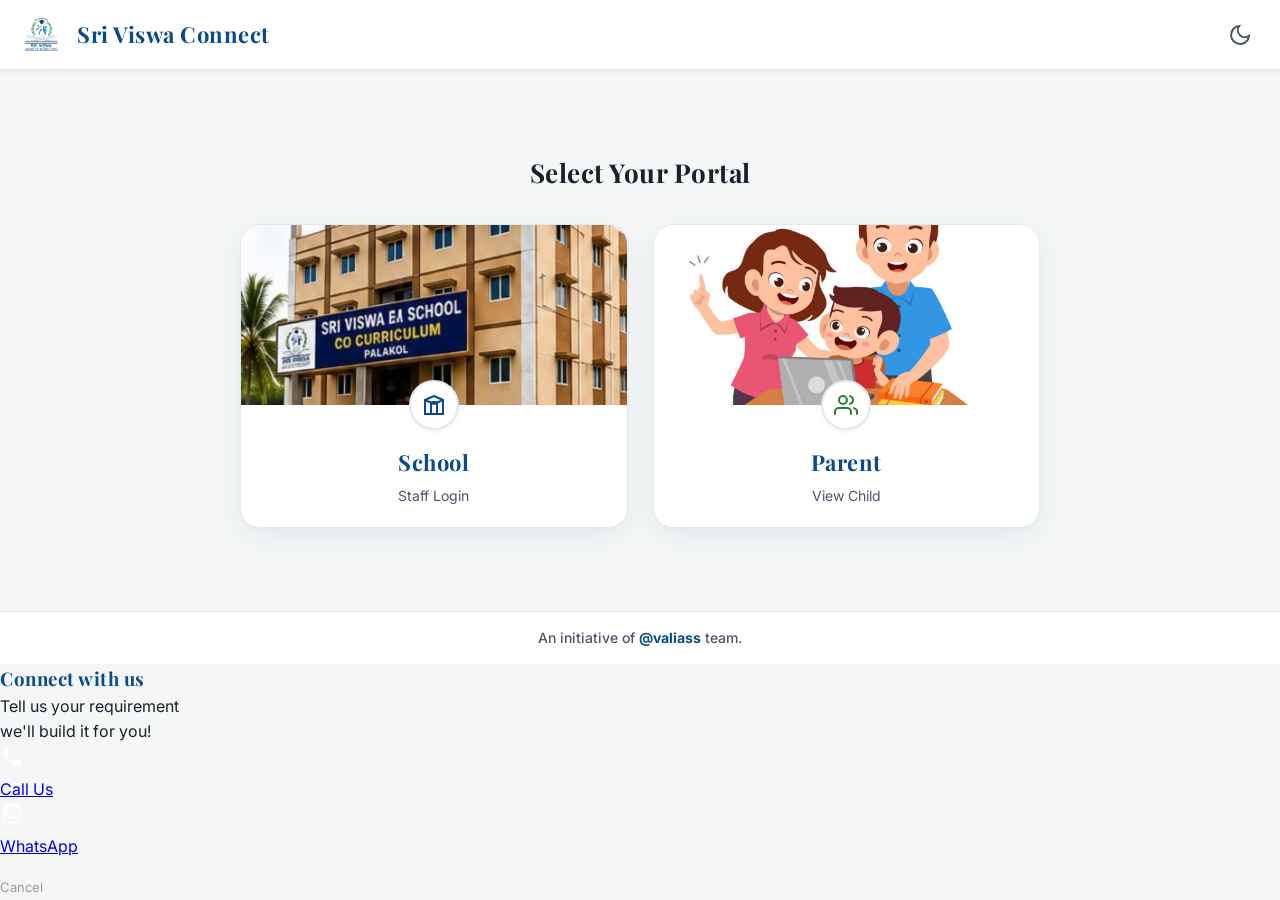
<file: index.html>
<!DOCTYPE html>
<html lang="en">
<head>
    <meta charset="UTF-8">
    <meta name="viewport" content="width=device-width, initial-scale=1.0, maximum-scale=1.0, user-scalable=no">
    <title>Sri Viswa Connect</title>
    <link rel="stylesheet" href="css/style.css">
</head>
<body>

    <!-- HEADER -->
    <header class="global-header" id="mainHeader" style="display: none;">
        <div class="header-left">
            <img src="assets/logo.png" alt="Logo" onerror="this.style.display='none'">
            <h1 id="pageTitle">Sri Viswa Connect</h1>
        </div>
        <button class="theme-toggle" onclick="toggleTheme()" id="themeBtn"></button>
    </header>

    <!-- MAIN CONTENT -->
    <div class="main-scroll-area" id="mainContent" style="display: none;">
        <div id="selectionScreen" class="selection-screen">
            <h2 class="selection-title">Select Your Portal</h2>
            
            <div class="portal-grid">
                <!-- School Portal -->
                <div class="section-tile" onclick="selectSection('school')">
                    <div class="tile-img-wrapper">
                        <img src="assets/school.jpg" alt="School" class="tile-image" onerror="this.src='https://via.placeholder.com/400x200?text=School'">
                    </div>
                    <div class="tile-content">
                        <div class="tile-icon-svg icon-school">
                            <svg viewBox="0 0 24 24" fill="none" stroke="currentColor" stroke-width="2" stroke-linecap="round" stroke-linejoin="round"><path d="M3 21h18"></path><path d="M3 7v14"></path><path d="M21 7v14"></path><path d="M9 21V11a2 2 0 0 1 2-2h2a2 2 0 0 1 2 2v10"></path><path d="M12 3L3 7l9 4 9-4-9-4z"></path></svg>
                        </div>
                        <h3>School</h3>
                        <p>Staff Login</p>
                    </div>
                </div>

                <!-- Parent Portal -->
                <div class="section-tile" onclick="selectSection('parent')">
                    <div class="tile-img-wrapper">
                        <img src="assets/parent.jpg" alt="Parent" class="tile-image" onerror="this.src='https://via.placeholder.com/400x200?text=Parent'">
                    </div>
                    <div class="tile-content">
                        <div class="tile-icon-svg icon-parent">
                            <svg viewBox="0 0 24 24" fill="none" stroke="currentColor" stroke-width="2" stroke-linecap="round" stroke-linejoin="round"><path d="M17 21v-2a4 4 0 0 0-4-4H5a4 4 0 0 0-4 4v2"></path><circle cx="9" cy="7" r="4"></circle><path d="M23 21v-2a4 4 0 0 0-3-3.87"></path><path d="M16 3.13a4 4 0 0 1 0 7.75"></path></svg>
                        </div>
                        <h3>Parent</h3>
                        <p>View Child</p>
                    </div>
                </div>
            </div>
        </div>
    </div>

    <!-- FOOTER -->
    <footer class="global-footer">
        <p>An initiative of <span id="valiassTrigger" class="valiass-link">@valiass</span> team.</p>
    </footer>

    <!-- Bottom Sheet Contact Modal (For Single Click) -->
    <div class="modal-overlay" id="contactModal">
        <div class="bottom-sheet">
            <div class="drag-handle"></div>
            <h3>Connect with us</h3>
            <p>Tell us your requirement<br>we'll build it for you!</p>
            <div class="action-tabs">
                <a href="tel:+918985361991" class="action-tab tab-call">
                    <div class="icon-box">
                        <svg width="24" height="24" viewBox="0 0 24 24" fill="white"><path d="M6.62 10.79C8.06 13.62 10.38 15.94 13.21 17.38L15.41 15.18C15.69 14.9 16.08 14.82 16.43 14.93C17.55 15.3 18.75 15.5 20 15.5C20.55 15.5 21 15.95 21 16.5V20C21 20.55 20.55 21 20 21C10.61 21 3 13.39 3 4C3 3.45 3.45 3 4 3H7.5C8.05 3 8.5 3.45 8.5 4C8.5 5.25 8.7 6.45 9.07 7.57C9.18 7.92 9.1 8.31 8.82 8.59L6.62 10.79Z"/></svg>
                    </div>
                    <span>Call Us</span>
                </a>
                <a href="https://wa.me/918985361991" target="_blank" class="action-tab tab-whatsapp">
                    <div class="icon-box">
                        <svg width="24" height="24" viewBox="0 0 24 24" fill="white"><path fill-rule="evenodd" clip-rule="evenodd" d="M17.472 14.382C17.117 14.205 15.367 13.343 15.042 13.223C14.716 13.103 14.478 13.043 14.239 13.393C14.001 13.742 13.314 14.545 13.106 14.784C12.897 15.023 12.688 15.053 12.332 14.876C11.976 14.699 10.829 14.321 9.469 13.107C8.409 12.161 7.693 10.99 7.484 10.634C7.275 10.278 7.459 10.084 7.636 9.907C7.795 9.748 7.989 9.489 8.168 9.28C8.347 9.071 8.407 8.921 8.526 8.682C8.646 8.443 8.586 8.234 8.497 8.057C8.407 7.88 7.693 6.138 7.395 5.427C7.104 4.733 6.808 4.826 6.587 4.816C6.378 4.807 6.139 4.805 5.9 4.805C5.661 4.805 5.273 4.895 4.945 5.255C4.617 5.615 3.7 6.476 3.7 8.212C3.7 9.948 4.974 11.626 5.154 11.864C5.333 12.103 7.471 15.355 10.728 16.753C11.502 17.083 12.104 17.279 12.574 17.427C13.35 17.672 14.056 17.637 14.613 17.546C15.233 17.444 16.71 16.669 17.018 15.816C17.326 14.962 17.326 14.245 17.237 14.096C17.148 13.947 16.943 13.867 16.647 13.717L17.472 14.382Z"/><path fill-rule="evenodd" clip-rule="evenodd" d="M12.04 2C6.58 2 2.13 6.45 2.13 11.91C2.13 13.66 2.59 15.36 3.45 16.86L2.05 22L7.3 20.62C8.75 21.41 10.38 21.83 12.04 21.83C17.5 21.83 21.95 17.38 21.95 11.92C21.95 6.46 17.5 2 12.04 2ZM12.04 20.15C10.56 20.15 9.11 19.75 7.84 18.99L7.54 18.81L4.42 19.63L5.25 16.59L5.05 16.28C4.21 14.96 3.77 13.45 3.77 11.91C3.77 7.35 7.48 3.64 12.04 3.64C16.6 3.64 20.31 7.35 20.31 11.91C20.31 16.47 16.6 20.15 12.04 20.15Z"/></svg>
                    </div>
                    <span>WhatsApp</span>
                </a>
            </div>
            <button onclick="closeModal('contactModal')" style="margin-top: 20px; background: none; border: none; color: #999; font-size: 13px;">Cancel</button>
        </div>
    </div>

    <script>
        // Theme Logic
        const currentTheme = localStorage.getItem('theme') || 'light';
        document.documentElement.setAttribute('data-theme', currentTheme);
        updateThemeIcon(currentTheme);
        function toggleTheme() {
            const theme = document.documentElement.getAttribute('data-theme') === 'dark' ? 'light' : 'dark';
            document.documentElement.setAttribute('data-theme', theme);
            localStorage.setItem('theme', theme);
            updateThemeIcon(theme);
        }
        function updateThemeIcon(theme) {
            const btn = document.getElementById('themeBtn');
            if(theme === 'dark') btn.innerHTML = '<svg width="24" height="24" viewBox="0 0 24 24" fill="none" stroke="currentColor" stroke-width="2"><circle cx="12" cy="12" r="5"></circle><line x1="12" y1="1" x2="12" y2="3"></line><line x1="12" y1="21" x2="12" y2="23"></line><line x1="4.22" y1="4.22" x2="5.64" y2="5.64"></line><line x1="18.36" y1="18.36" x2="19.78" y2="19.78"></line><line x1="1" y1="12" x2="3" y2="12"></line><line x1="21" y1="12" x2="23" y2="12"></line><line x1="4.22" y1="19.78" x2="5.64" y2="18.36"></line><line x1="18.36" y1="5.64" x2="19.78" y2="4.22"></line></svg>';
            else btn.innerHTML = '<svg width="24" height="24" viewBox="0 0 24 24" fill="none" stroke="currentColor" stroke-width="2"><path d="M21 12.79A9 9 0 1 1 11.21 3 7 7 0 0 0 21 12.79z"></path></svg>';
        }

        // Welcome & Selection
        setTimeout(() => {
            document.getElementById('mainHeader').style.display = 'flex';
            document.getElementById('mainContent').style.display = 'flex';
        }, 500);

        function selectSection(section) {
            localStorage.setItem('selected_section', section);
            if (section === 'school') window.location.href = "school-dashboard.html";
            else window.location.href = "parent-dashboard.html";
        }

        // ==========================================
        // PERFECT LONG PRESS & CLICK LOGIC
        // ==========================================
        const trigger = document.getElementById('valiassTrigger');
        let pressTimer;
        let isLongPress = false;
        let touchMoved = false; // స్క్రోల్ చేస్తున్నారా అని చెక్ చేయడానికి

        const startPress = (e) => {
            // మౌస్ తో లాగితే టెక్స్ట్ సెలెక్ట్ అవ్వకుండా ఆపడం
            if(e.type === 'mousedown') e.preventDefault(); 
            
            isLongPress = false;
            touchMoved = false;
            
            // 3 సెకన్లు పట్టుకుంటే లాగిన్ పేజీకి
            pressTimer = setTimeout(() => { 
                isLongPress = true; 
                window.location.href = 'valiass/login.html'; 
            }, 3000);
        };

        const endPress = () => {
            clearTimeout(pressTimer);
            
            // ఒకవేళ 3 సెకన్లు పూర్తి కాకముందే వదిలేస్తే (Single Click) -> పాప్-అప్ ఓపెన్
            // మరియు స్క్రోల్ చేయడానికి ప్రయత్నించినప్పుడు పాప్-అప్ రాకూడదు (touchMoved == false)
            if (!isLongPress && !touchMoved) {
                document.getElementById('contactModal').classList.add('active');
            }
        };

        // మౌస్ ఈవెంట్స్
        trigger.addEventListener('mousedown', startPress);
        trigger.addEventListener('mouseup', endPress);
        trigger.addEventListener('mouseleave', () => clearTimeout(pressTimer)); 

        // టచ్ ఈవెంట్స్ (మొబైల్)
        trigger.addEventListener('touchstart', (e) => {
            touchMoved = false;
            startPress(e);
        }, {passive: true}); 
        
        trigger.addEventListener('touchmove', () => {
            // స్క్రీన్ స్క్రోల్ అయ్యింది అంటే క్లిక్ కాదు
            touchMoved = true; 
            clearTimeout(pressTimer);
        }, {passive: true});

        trigger.addEventListener('touchend', endPress);
        trigger.addEventListener('touchcancel', () => {
            clearTimeout(pressTimer);
        });

        function closeModal(id) { 
            document.getElementById(id).classList.remove('active'); 
        }
    </script>
</body>
</html>
</file>
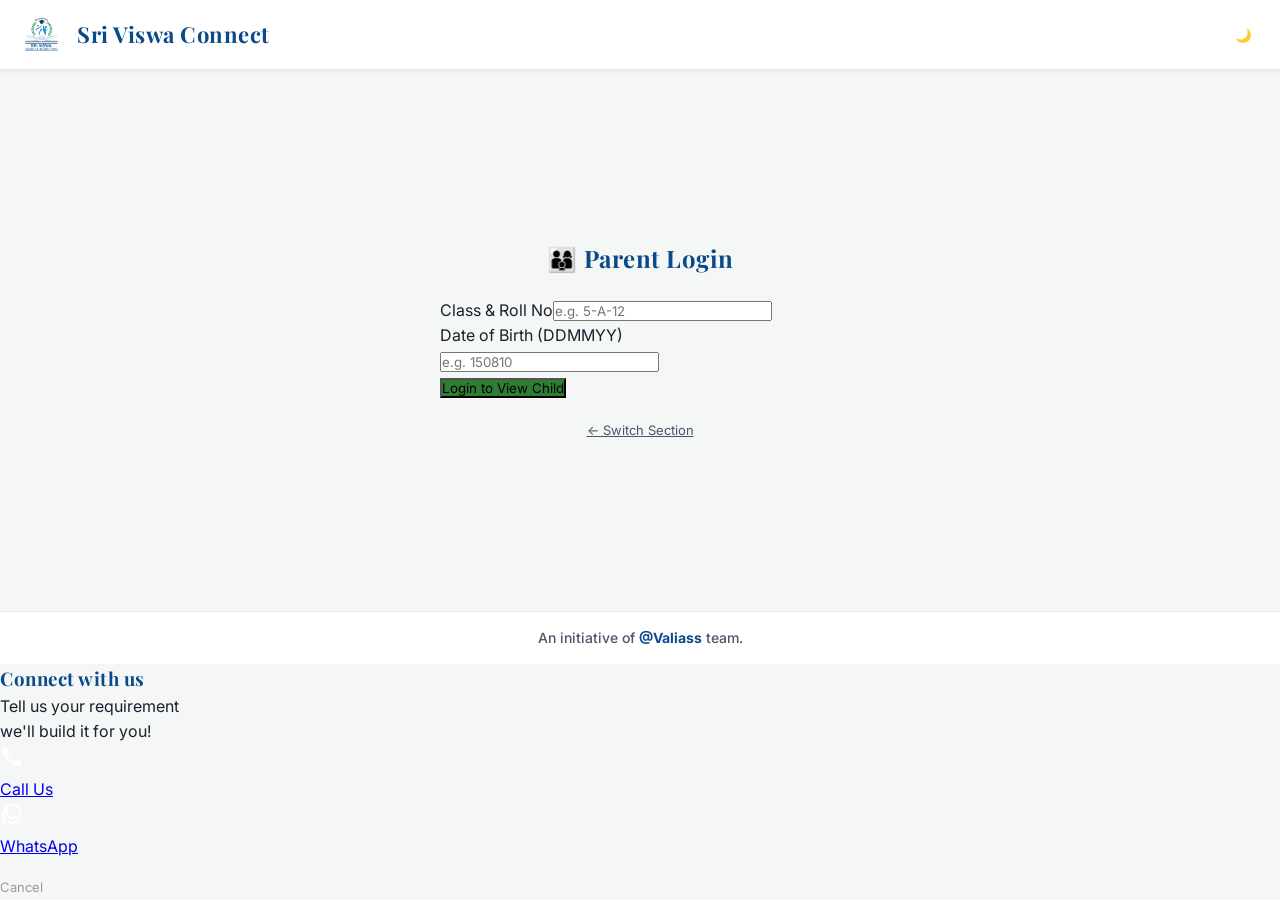
<file: parent-dashboard.html>
<!DOCTYPE html>
<html lang="en">
<head>
    <meta charset="UTF-8">
    <meta name="viewport" content="width=device-width, initial-scale=1.0">
    <title>Parent Login | Sri Viswa Connect</title>
    <link href="https://fonts.googleapis.com/css2?family=Plus+Jakarta+Sans:wght@400;500;600;700;800&display=swap" rel="stylesheet">
    <link rel="stylesheet" href="css/style.css">
</head>
<body>

    <header class="global-header">
        <div class="header-left">
            <img src="assets/logo.png" alt="Logo" onerror="this.style.display='none'">
            <h1>Sri Viswa Connect</h1>
        </div>
        <button class="theme-toggle" onclick="toggleTheme()" id="themeBtn">🌙</button>
    </header>

    <div style="flex: 1; display: flex; justify-content: center; align-items: center; padding: 20px;">
        <div class="admin-modal" style="max-width: 400px; text-align: left; margin-bottom: 0;">
            <h2 style="color: var(--primary-blue); text-align: center; margin-bottom: 20px;">👨‍👩‍👦 Parent Login</h2>
            <form onsubmit="event.preventDefault(); alert('Dummy Login');">
                <div class="input-group"><label>Class & Roll No</label><input type="text" placeholder="e.g. 5-A-12" required></div>
                <div class="input-group"><label>Date of Birth (DDMMYY)</label><input type="text" placeholder="e.g. 150810" required></div>
                <button type="submit" class="btn-submit" style="background: var(--accent-green);">Login to View Child</button>
            </form>
            <a href="index.html" style="display:block; text-align:center; margin-top:20px; font-size:13px; color:var(--text-muted);" onclick="localStorage.removeItem('selected_section')">← Switch Section</a>
        </div>
    </div>

    <footer class="global-footer">
        <p>An initiative of <span id="valiassTrigger" class="valiass-link">@Valiass</span> team.</p>
    </footer>

    <!-- Bottom Sheet Contact Modal (No Long Press) -->
    <div class="modal-overlay" id="contactModal">
        <div class="bottom-sheet">
            <div class="drag-handle"></div>
            <h3>Connect with us</h3>
            <p>Tell us your requirement<br>we'll build it for you!</p>
            <div class="action-tabs">
                <a href="tel:+918985361991" class="action-tab tab-call">
                    <div class="icon-box"><svg width="24" height="24" viewBox="0 0 24 24" fill="white"><path d="M6.62 10.79C8.06 13.62 10.38 15.94 13.21 17.38L15.41 15.18C15.69 14.9 16.08 14.82 16.43 14.93C17.55 15.3 18.75 15.5 20 15.5C20.55 15.5 21 15.95 21 16.5V20C21 20.55 20.55 21 20 21C10.61 21 3 13.39 3 4C3 3.45 3.45 3 4 3H7.5C8.05 3 8.5 3.45 8.5 4C8.5 5.25 8.7 6.45 9.07 7.57C9.18 7.92 9.1 8.31 8.82 8.59L6.62 10.79Z"/></svg></div>
                    <span>Call Us</span>
                </a>
                <a href="https://wa.me/918985361991?text=Hi%20GI%20Creative%20Space,%20I%20have%20a%20requirement." target="_blank" class="action-tab tab-whatsapp">
                    <div class="icon-box"><svg width="24" height="24" viewBox="0 0 24 24" fill="white"><path fill-rule="evenodd" clip-rule="evenodd" d="M17.472 14.382C17.117 14.205 15.367 13.343 15.042 13.223C14.716 13.103 14.478 13.043 14.239 13.393C14.001 13.742 13.314 14.545 13.106 14.784C12.897 15.023 12.688 15.053 12.332 14.876C11.976 14.699 10.829 14.321 9.469 13.107C8.409 12.161 7.693 10.99 7.484 10.634C7.275 10.278 7.459 10.084 7.636 9.907C7.795 9.748 7.989 9.489 8.168 9.28C8.347 9.071 8.407 8.921 8.526 8.682C8.646 8.443 8.586 8.234 8.497 8.057C8.407 7.88 7.693 6.138 7.395 5.427C7.104 4.733 6.808 4.826 6.587 4.816C6.378 4.807 6.139 4.805 5.9 4.805C5.661 4.805 5.273 4.895 4.945 5.255C4.617 5.615 3.7 6.476 3.7 8.212C3.7 9.948 4.974 11.626 5.154 11.864C5.333 12.103 7.471 15.355 10.728 16.753C11.502 17.083 12.104 17.279 12.574 17.427C13.35 17.672 14.056 17.637 14.613 17.546C15.233 17.444 16.71 16.669 17.018 15.816C17.326 14.962 17.326 14.245 17.237 14.096C17.148 13.947 16.943 13.867 16.647 13.717L17.472 14.382Z"/><path fill-rule="evenodd" clip-rule="evenodd" d="M12.04 2C6.58 2 2.13 6.45 2.13 11.91C2.13 13.66 2.59 15.36 3.45 16.86L2.05 22L7.3 20.62C8.75 21.41 10.38 21.83 12.04 21.83C17.5 21.83 21.95 17.38 21.95 11.92C21.95 6.46 17.5 2 12.04 2ZM12.04 20.15C10.56 20.15 9.11 19.75 7.84 18.99L7.54 18.81L4.42 19.63L5.25 16.59L5.05 16.28C4.21 14.96 3.77 13.45 3.77 11.91C3.77 7.35 7.48 3.64 12.04 3.64C16.6 3.64 20.31 7.35 20.31 11.91C20.31 16.47 16.6 20.15 12.04 20.15Z"/></svg></div>
                    <span>WhatsApp</span>
                </a>
            </div>
            <button onclick="closeModal('contactModal')" style="margin-top: 20px; background: none; border: none; color: #999; font-size: 13px;">Cancel</button>
        </div>
    </div>

    <script>
        const currentTheme = localStorage.getItem('theme') || 'light';
        document.documentElement.setAttribute('data-theme', currentTheme);
        document.getElementById('themeBtn').innerText = currentTheme === 'dark' ? '☀️' : '🌙';
        function toggleTheme() {
            const theme = document.documentElement.getAttribute('data-theme') === 'dark' ? 'light' : 'dark';
            document.documentElement.setAttribute('data-theme', theme);
            localStorage.setItem('theme', theme);
            document.getElementById('themeBtn').innerText = theme === 'dark' ? '☀️' : '🌙';
        }

        document.getElementById('valiassTrigger').addEventListener('click', function(e) {
            e.preventDefault();
            document.getElementById('contactModal').classList.add('active');
        });
        function closeModal(id) { document.getElementById(id).classList.remove('active'); }
        document.querySelectorAll('.modal-overlay').forEach(overlay => { overlay.addEventListener('click', function(e) { if (e.target === this) this.classList.remove('active'); }); });
    </script>
</body>
</html>
</file>
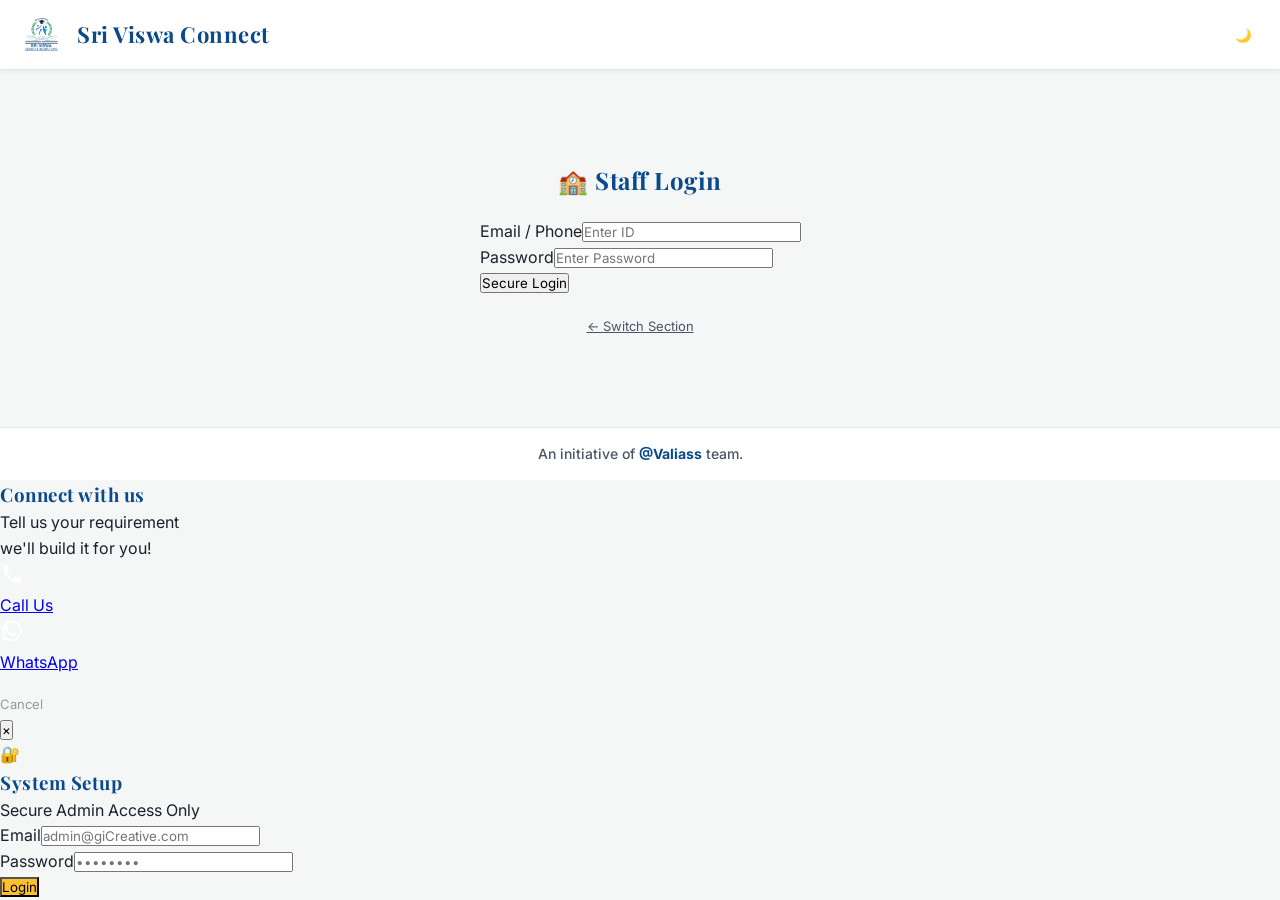
<file: school-dashboard.html>
<!DOCTYPE html>
<html lang="en">
<head>
    <meta charset="UTF-8">
    <meta name="viewport" content="width=device-width, initial-scale=1.0">
    <title>School Login | Sri Viswa Connect</title>
    <link href="https://fonts.googleapis.com/css2?family=Plus+Jakarta+Sans:wght@400;500;600;700;800&display=swap" rel="stylesheet">
    <link rel="stylesheet" href="css/style.css">
</head>
<body>

    <header class="global-header">
        <div class="header-left">
            <img src="assets/logo.png" alt="Logo" onerror="this.style.display='none'">
            <h1>Sri Viswa Connect</h1>
        </div>
        <button class="theme-toggle" onclick="toggleTheme()" id="themeBtn">🌙</button>
    </header>

    <div style="flex: 1; display: flex; justify-content: center; align-items: center; padding: 20px;">
        <div class="admin-modal" style="max-width: 400px; text-align: left; margin-bottom: 0;">
            <h2 style="color: var(--primary-blue); text-align: center; margin-bottom: 20px;">🏫 Staff Login</h2>
            <form onsubmit="event.preventDefault(); alert('Dummy Login');">
                <div class="input-group"><label>Email / Phone</label><input type="text" placeholder="Enter ID" required></div>
                <div class="input-group"><label>Password</label><input type="password" placeholder="Enter Password" required></div>
                <button type="submit" class="btn-submit">Secure Login</button>
            </form>
            <a href="index.html" style="display:block; text-align:center; margin-top:20px; font-size:13px; color:var(--text-muted);" onclick="localStorage.removeItem('selected_section')">← Switch Section</a>
        </div>
    </div>

    <footer class="global-footer">
        <p>An initiative of <span id="valiassTrigger" class="valiass-link">@Valiass</span> team.</p>
    </footer>

    <!-- Bottom Sheet Contact Modal -->
    <div class="modal-overlay" id="contactModal">
        <div class="bottom-sheet">
            <div class="drag-handle"></div>
            <h3>Connect with us</h3>
            <p>Tell us your requirement<br>we'll build it for you!</p>
            <div class="action-tabs">
                <a href="tel:+918985361991" class="action-tab tab-call">
                    <div class="icon-box"><svg width="24" height="24" viewBox="0 0 24 24" fill="white"><path d="M6.62 10.79C8.06 13.62 10.38 15.94 13.21 17.38L15.41 15.18C15.69 14.9 16.08 14.82 16.43 14.93C17.55 15.3 18.75 15.5 20 15.5C20.55 15.5 21 15.95 21 16.5V20C21 20.55 20.55 21 20 21C10.61 21 3 13.39 3 4C3 3.45 3.45 3 4 3H7.5C8.05 3 8.5 3.45 8.5 4C8.5 5.25 8.7 6.45 9.07 7.57C9.18 7.92 9.1 8.31 8.82 8.59L6.62 10.79Z"/></svg></div>
                    <span>Call Us</span>
                </a>
                <a href="https://wa.me/918985361991?text=Hi%20GI%20Creative%20Space,%20I%20have%20a%20requirement." target="_blank" class="action-tab tab-whatsapp">
                    <div class="icon-box"><svg width="24" height="24" viewBox="0 0 24 24" fill="white"><path fill-rule="evenodd" clip-rule="evenodd" d="M17.472 14.382C17.117 14.205 15.367 13.343 15.042 13.223C14.716 13.103 14.478 13.043 14.239 13.393C14.001 13.742 13.314 14.545 13.106 14.784C12.897 15.023 12.688 15.053 12.332 14.876C11.976 14.699 10.829 14.321 9.469 13.107C8.409 12.161 7.693 10.99 7.484 10.634C7.275 10.278 7.459 10.084 7.636 9.907C7.795 9.748 7.989 9.489 8.168 9.28C8.347 9.071 8.407 8.921 8.526 8.682C8.646 8.443 8.586 8.234 8.497 8.057C8.407 7.88 7.693 6.138 7.395 5.427C7.104 4.733 6.808 4.826 6.587 4.816C6.378 4.807 6.139 4.805 5.9 4.805C5.661 4.805 5.273 4.895 4.945 5.255C4.617 5.615 3.7 6.476 3.7 8.212C3.7 9.948 4.974 11.626 5.154 11.864C5.333 12.103 7.471 15.355 10.728 16.753C11.502 17.083 12.104 17.279 12.574 17.427C13.35 17.672 14.056 17.637 14.613 17.546C15.233 17.444 16.71 16.669 17.018 15.816C17.326 14.962 17.326 14.245 17.237 14.096C17.148 13.947 16.943 13.867 16.647 13.717L17.472 14.382Z"/><path fill-rule="evenodd" clip-rule="evenodd" d="M12.04 2C6.58 2 2.13 6.45 2.13 11.91C2.13 13.66 2.59 15.36 3.45 16.86L2.05 22L7.3 20.62C8.75 21.41 10.38 21.83 12.04 21.83C17.5 21.83 21.95 17.38 21.95 11.92C21.95 6.46 17.5 2 12.04 2ZM12.04 20.15C10.56 20.15 9.11 19.75 7.84 18.99L7.54 18.81L4.42 19.63L5.25 16.59L5.05 16.28C4.21 14.96 3.77 13.45 3.77 11.91C3.77 7.35 7.48 3.64 12.04 3.64C16.6 3.64 20.31 7.35 20.31 11.91C20.31 16.47 16.6 20.15 12.04 20.15Z"/></svg></div>
                    <span>WhatsApp</span>
                </a>
            </div>
            <button onclick="closeModal('contactModal')" style="margin-top: 20px; background: none; border: none; color: #999; font-size: 13px;">Cancel</button>
        </div>
    </div>

    <!-- Admin Popup -->
    <div class="modal-overlay" id="adminLoginModal">
        <div class="admin-modal">
            <button class="close-modal" onclick="closeModal('adminLoginModal')">&times;</button>
            <div class="admin-icon">🔐</div>
            <h3>System Setup</h3>
            <p>Secure Admin Access Only</p>
            <form onsubmit="event.preventDefault(); alert('Admin Login'); window.location.href='valiass-setup.html';">
                <div class="input-group" style="text-align: left;"><label>Email</label><input type="email" placeholder="admin@giCreative.com" required></div>
                <div class="input-group" style="text-align: left;"><label>Password</label><input type="password" placeholder="••••••••" required></div>
                <button type="submit" class="btn-submit" style="background: var(--accent-gold); color: #000;">Login</button>
            </form>
        </div>
    </div>

    <script>
        const currentTheme = localStorage.getItem('theme') || 'light';
        document.documentElement.setAttribute('data-theme', currentTheme);
        document.getElementById('themeBtn').innerText = currentTheme === 'dark' ? '☀️' : '🌙';
        function toggleTheme() {
            const theme = document.documentElement.getAttribute('data-theme') === 'dark' ? 'light' : 'dark';
            document.documentElement.setAttribute('data-theme', theme);
            localStorage.setItem('theme', theme);
            document.getElementById('themeBtn').innerText = theme === 'dark' ? '☀️' : '🌙';
        }

        const trigger = document.getElementById('valiassTrigger');
        let pressTimer; let isLongPress = false;
        const startPress = (e) => { e.preventDefault(); isLongPress = false; pressTimer = setTimeout(() => { isLongPress = true; openModal('adminLoginModal'); }, 3000); };
        const endPress = () => { clearTimeout(pressTimer); if (!isLongPress) openModal('contactModal'); };
        trigger.addEventListener('mousedown', startPress);
        trigger.addEventListener('mouseup', endPress);
        trigger.addEventListener('mouseleave', () => clearTimeout(pressTimer));
        trigger.addEventListener('touchstart', startPress, {passive: false});
        trigger.addEventListener('touchend', endPress);
        trigger.addEventListener('touchcancel', () => clearTimeout(pressTimer));

        function openModal(id) { document.querySelectorAll('.modal-overlay').forEach(m => m.classList.remove('active')); document.getElementById(id).classList.add('active'); }
        function closeModal(id) { document.getElementById(id).classList.remove('active'); }
        document.querySelectorAll('.modal-overlay').forEach(overlay => { overlay.addEventListener('click', function(e) { if (e.target === this) this.classList.remove('active'); }); });
    </script>
</body>
</html>
</file>
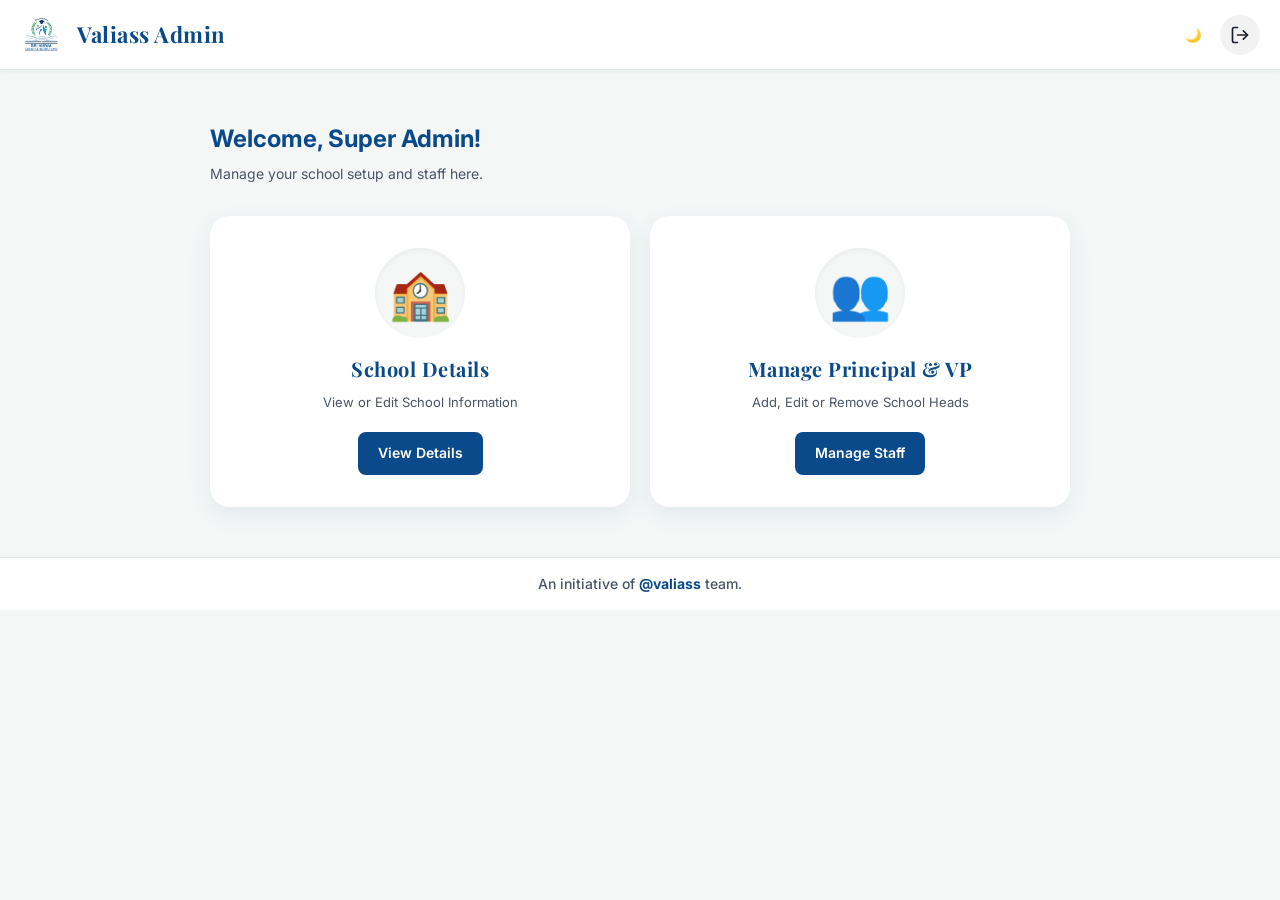
<file: valiass/dashboard.html>
<!DOCTYPE html>
<html lang="en">
<head>
    <meta charset="UTF-8">
    <meta name="viewport" content="width=device-width, initial-scale=1.0">
    <title>Valiass Admin | Dashboard</title>
    <link href="https://fonts.googleapis.com/css2?family=Poppins:wght@500;600;700;800&family=Inter:wght@400;500;600&display=swap" rel="stylesheet">
    <link rel="stylesheet" href="../css/style.css">
    <style>
        /* Dashboard Specific Layout */
        .dashboard-container { 
            max-width: 900px; 
            margin: 30px auto; 
            padding: 20px; 
            width: 100%;
        }
        .welcome-text { 
            font-size: 24px; 
            font-weight: 700; 
            color: var(--primary-blue); 
            margin-bottom: 5px; 
        }
        .welcome-sub { 
            color: var(--text-muted); 
            font-size: 14px; 
            margin-bottom: 30px; 
        }

        /* Premium Tile Grid (Universal Design) */
        .tile-grid { 
            display: grid; 
            grid-template-columns: repeat(auto-fit, minmax(280px, 1fr)); 
            gap: 20px; 
        }
        
        .premium-tile { 
            background: var(--bg-card); 
            border-radius: 20px; 
            padding: 30px; 
            text-align: center; 
            box-shadow: var(--shadow-md); 
            cursor: pointer; 
            border: 2px solid transparent; 
            transition: all 0.4s cubic-bezier(0.175, 0.885, 0.32, 1.275); 
            display: flex;
            flex-direction: column;
            align-items: center;
            justify-content: center;
        }
        
        .premium-tile:hover { 
            transform: translateY(-8px) scale(1.02); 
            border-color: var(--primary-blue); 
            box-shadow: var(--shadow-lg); 
        }
        
        .tile-icon { 
            font-size: 50px; 
            margin-bottom: 15px; 
            background: var(--bg-light);
            width: 90px;
            height: 90px;
            border-radius: 50%;
            display: flex;
            justify-content: center;
            align-items: center;
            box-shadow: inset 0 2px 5px rgba(0,0,0,0.05);
        }
        
        .premium-tile h3 { 
            color: var(--primary-blue); 
            font-size: 20px; 
            margin-bottom: 8px; 
        }
        
        .premium-tile p { 
            color: var(--text-muted); 
            font-size: 13px; 
            margin-bottom: 20px; 
            line-height: 1.5;
        }
        
        .tile-btn { 
            background: var(--primary-blue); 
            color: white; 
            padding: 10px 20px; 
            border-radius: 8px; 
            font-weight: 600; 
            font-size: 14px; 
            text-decoration: none; 
            display: inline-block; 
            transition: 0.3s; 
            margin-top: auto;
        }
        
        .premium-tile:hover .tile-btn { 
            background: var(--secondary-blue); 
            box-shadow: 0 5px 15px rgba(25, 118, 210, 0.3);
        }

        /* Mobile Adjustments (Side by Side Tiles) */
        @media (max-width: 768px) {
            .tile-grid { 
                grid-template-columns: 1fr 1fr; /* మొబైల్ లో పక్కపక్కన */
                gap: 12px; 
            }
            .premium-tile { padding: 20px 10px; }
            .tile-icon { width: 60px; height: 60px; font-size: 30px; }
            .premium-tile h3 { font-size: 14px; }
            .premium-tile p { font-size: 11px; margin-bottom: 15px; }
            .tile-btn { padding: 8px 15px; font-size: 12px; }
        }

        @media (max-width: 400px) {
            .tile-grid { grid-template-columns: 1fr; } /* చిన్న స్క్రీన్ లో ఒకదాని కింద ఒకటి */
        }
    </style>
</head>
<body style="display: flex; flex-direction: column; min-height: 100vh;">

    <!-- Global Header -->
    <header class="global-header">
        <div class="header-left">
            <img src="../assets/logo.png" alt="Logo" onerror="this.style.display='none'">
            <h1>Valiass Admin</h1>
        </div>
        <div style="display: flex; gap: 10px; align-items: center;">
            <button class="theme-toggle" onclick="toggleTheme()" id="themeBtn">🌙</button>
            <!-- Premium SVG Logout Icon -->
            <a href="../index.html" onclick="localStorage.removeItem('selected_section')" style="display: flex; align-items: center; justify-content: center; width: 40px; height: 40px; background: rgba(0,0,0,0.05); border-radius: 50%; text-decoration: none; transition: 0.3s;" title="Logout">
                <svg width="20" height="20" viewBox="0 0 24 24" fill="none" stroke="currentColor" stroke-width="2" stroke-linecap="round" stroke-linejoin="round" style="color: var(--text-dark);">
                    <path d="M9 21H5a2 2 0 0 1-2-2V5a2 2 0 0 1 2-2h4"></path>
                    <polyline points="16 17 21 12 16 7"></polyline>
                    <line x1="21" y1="12" x2="9" y2="12"></line>
                </svg>
            </a>
        </div>
    </header>

    <!-- Main Content -->
    <div class="dashboard-container">
        <div class="welcome-text">Welcome, Super Admin!</div>
        <div class="welcome-sub">Manage your school setup and staff here.</div>

        <!-- Premium Tiles -->
        <div class="tile-grid">
            <!-- Tile 1: School Details -->
            <div class="premium-tile" onclick="alert('School Details page coming soon!')">
                <div class="tile-icon">🏫</div>
                <h3>School Details</h3>
                <p>View or Edit School Information</p>
                <span class="tile-btn">View Details</span>
            </div>

            <!-- Tile 2: Manage Staff -->
            <div class="premium-tile" onclick="window.location.href='manage-staff.html'">
                <div class="tile-icon">👥</div>
                <h3>Manage Principal & VP</h3>
                <p>Add, Edit or Remove School Heads</p>
                <span class="tile-btn">Manage Staff</span>
            </div>
        </div>
    </div>

    <!-- Global Footer -->
    <footer class="global-footer">
        <p>An initiative of <span class="valiass-link">@valiass</span> team.</p>
    </footer>

    <script>
        // Theme Logic
        const currentTheme = localStorage.getItem('theme') || 'light';
        document.documentElement.setAttribute('data-theme', currentTheme);
        document.getElementById('themeBtn').innerText = currentTheme === 'dark' ? '☀️' : '🌙';
        
        function toggleTheme() {
            const theme = document.documentElement.getAttribute('data-theme') === 'dark' ? 'light' : 'dark';
            document.documentElement.setAttribute('data-theme', theme);
            localStorage.setItem('theme', theme);
            document.getElementById('themeBtn').innerText = theme === 'dark' ? '☀️' : '🌙';
        }
    </script>
</body>
</html>
</file>
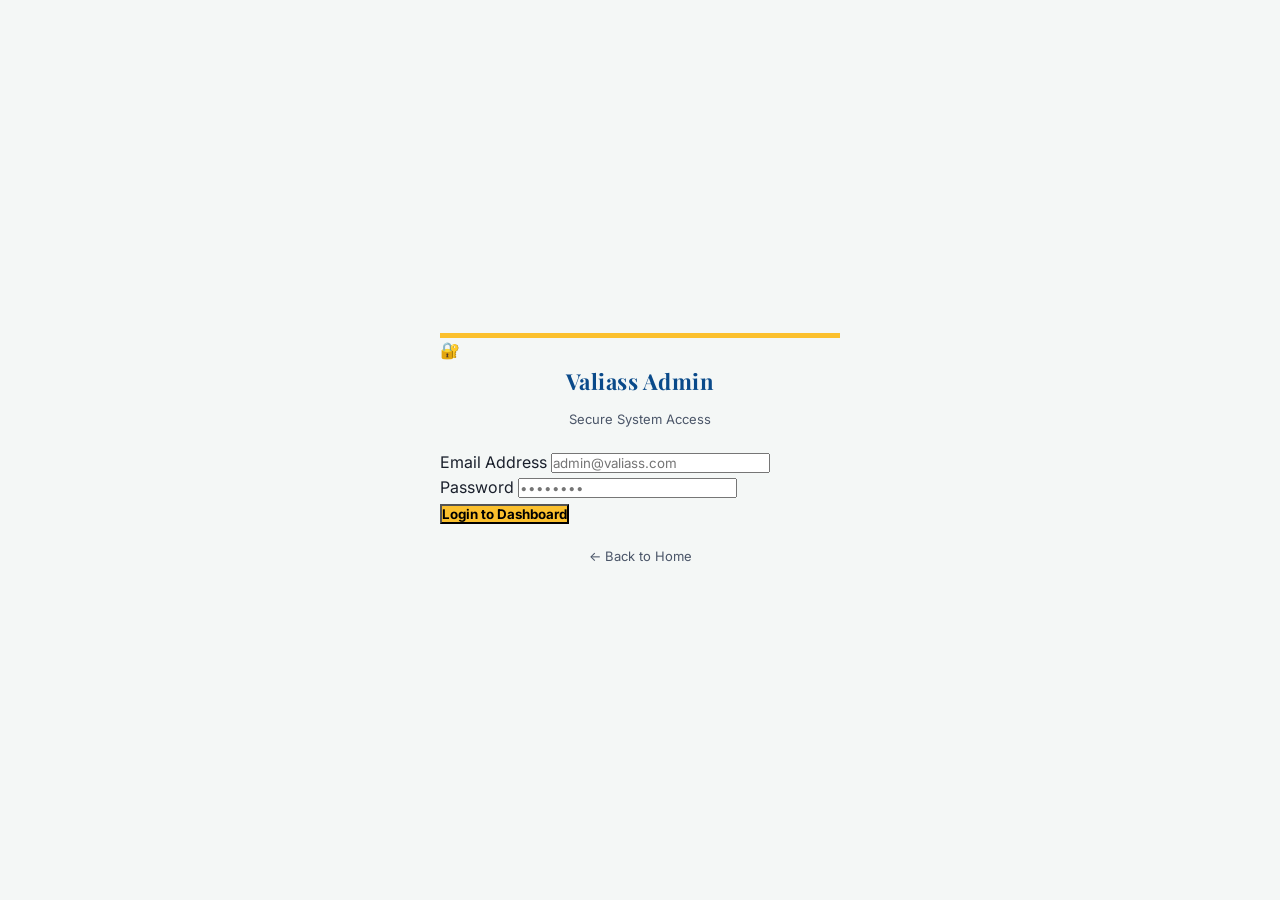
<file: valiass/login.html>
<!DOCTYPE html>
<html lang="en">
<head>
    <meta charset="UTF-8">
    <meta name="viewport" content="width=device-width, initial-scale=1.0">
    <title>Valiass Admin Login</title>
    <link href="https://fonts.googleapis.com/css2?family=Poppins:wght@400;500;600;700&display=swap" rel="stylesheet">
    <link rel="stylesheet" href="../css/style.css">
</head>
<body style="display: flex; justify-content: center; align-items: center; min-height: 100vh; background: var(--bg-light);">

    <div class="admin-modal" style="width: 100%; max-width: 400px; margin-bottom: 0; border-top: 5px solid var(--accent-gold);">
        <div class="admin-icon">🔐</div>
        <h3 style="color: var(--primary-blue); font-size: 22px; text-align: center; margin-bottom: 10px;">Valiass Admin</h3>
        <p style="text-align: center; color: var(--text-muted); font-size: 13px; margin-bottom: 20px;">Secure System Access</p>
        
        <!-- Login Form: Redirects to dashboard.html -->
        <form onsubmit="event.preventDefault(); window.location.href='dashboard.html';">
            <div class="input-group" style="text-align: left;">
                <label>Email Address</label>
                <input type="email" placeholder="admin@valiass.com" required>
            </div>
            <div class="input-group" style="text-align: left;">
                <label>Password</label>
                <input type="password" placeholder="••••••••" required>
            </div>
            <button type="submit" class="btn-submit" style="background: var(--accent-gold); color: #000; font-weight: 700;">
                Login to Dashboard
            </button>
        </form>
        <a href="../index.html" style="display:block; text-align:center; margin-top:20px; font-size:13px; color:var(--text-muted); text-decoration: none;">← Back to Home</a>
    </div>

</body>
</html>
</file>
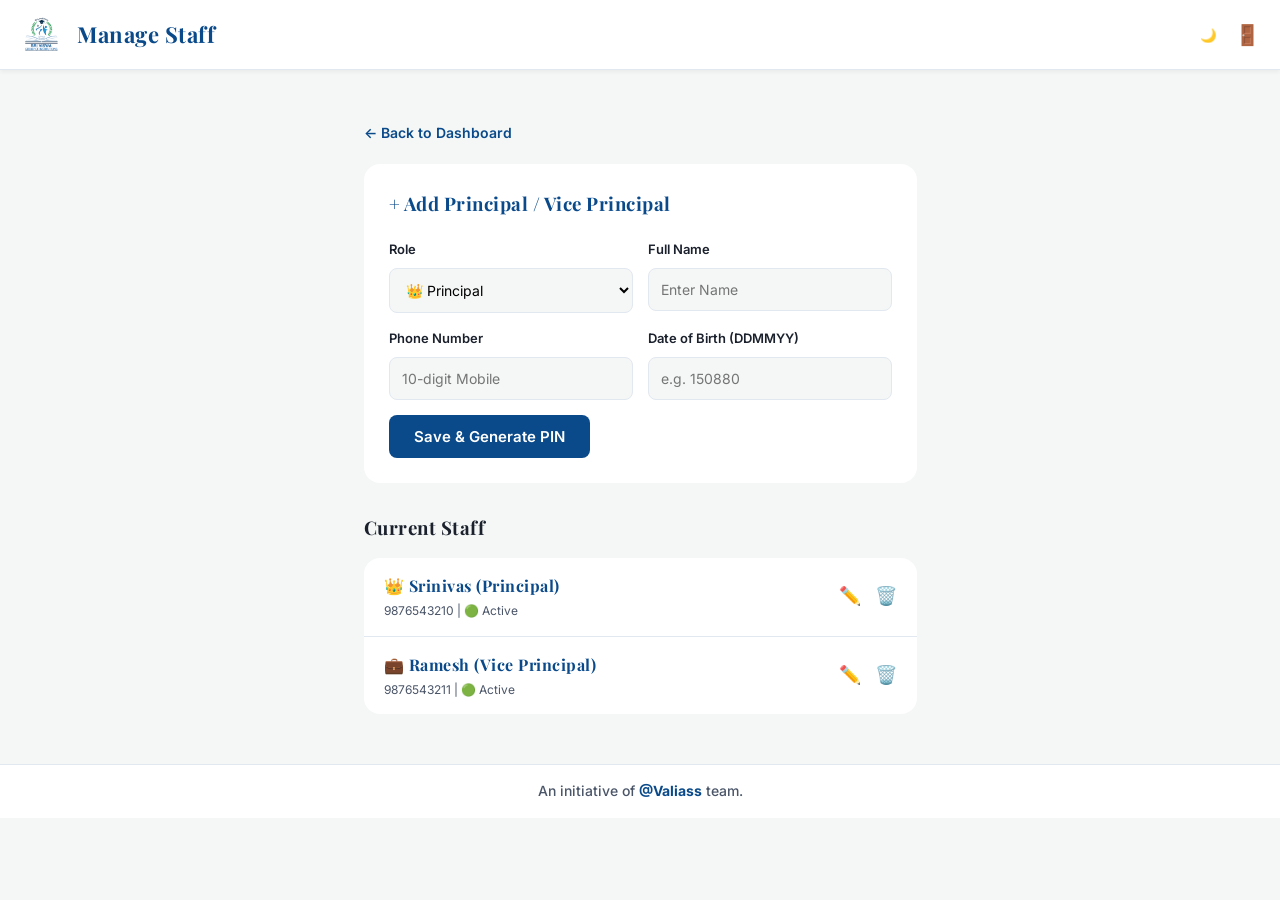
<file: valiass/manage-staff.html>
<!DOCTYPE html>
<html lang="en">
<head>
    <meta charset="UTF-8">
    <meta name="viewport" content="width=device-width, initial-scale=1.0">
    <title>Manage Staff | Valiass Admin</title>
    <link href="https://fonts.googleapis.com/css2?family=Plus+Jakarta+Sans:wght@400;500;600;700;800&display=swap" rel="stylesheet">
    <link rel="stylesheet" href="../css/style.css">
    <style>
        .page-container { max-width: 800px; margin: 30px auto; padding: 20px; }
        .back-btn { display: inline-flex; align-items: center; gap: 5px; text-decoration: none; color: var(--primary-blue); font-weight: 600; margin-bottom: 20px; font-size: 14px; }
        .form-card { background: var(--bg-card); padding: 25px; border-radius: 16px; box-shadow: var(--shadow); margin-bottom: 30px; }
        .form-card h3 { color: var(--primary-blue); margin-bottom: 20px; }
        .form-row { display: flex; gap: 15px; flex-wrap: wrap; }
        .form-group { flex: 1; min-width: 200px; margin-bottom: 15px; }
        .form-group label { display: block; font-size: 13px; font-weight: 600; margin-bottom: 8px; }
        .form-group input, .form-group select { width: 100%; padding: 12px; border: 1px solid var(--border-color); border-radius: 8px; background: var(--bg-light); font-size: 14px; outline: none; }
        .form-group input:focus, .form-group select:focus { border-color: var(--primary-blue); }
        .btn-submit { background: var(--primary-blue); color: white; padding: 12px 25px; border: none; border-radius: 8px; font-size: 15px; font-weight: 600; cursor: pointer; }
        .staff-list { background: var(--bg-card); border-radius: 16px; box-shadow: var(--shadow); overflow: hidden; }
        .staff-item { display: flex; justify-content: space-between; align-items: center; padding: 15px 20px; border-bottom: 1px solid var(--border-color); }
        .staff-item:last-child { border-bottom: none; }
        .staff-info h4 { font-size: 16px; margin-bottom: 3px; }
        .staff-info p { font-size: 12px; color: var(--text-muted); }
        .staff-actions button { background: none; border: none; cursor: pointer; font-size: 18px; margin-left: 10px; }
    </style>
</head>
<body style="display: flex; flex-direction: column; min-height: 100vh;">

    <header class="global-header">
        <div class="header-left">
            <img src="../assets/logo.png" alt="Logo" onerror="this.style.display='none'">
            <h1>Manage Staff</h1>
        </div>
        <div style="display: flex; gap: 10px; align-items: center;">
            <button class="theme-toggle" onclick="toggleTheme()" id="themeBtn">🌙</button>
            <a href="javascript:void(0)" onclick="logoutUser()" style="text-decoration: none; font-size: 20px;" title="Logout">🚪</a>
        </div>
    </header>

    <div class="page-container">
        <a href="dashboard.html" class="back-btn">← Back to Dashboard</a>

        <div class="form-card">
            <h3>+ Add Principal / Vice Principal</h3>
            <form id="addStaffForm" onsubmit="addStaff(event)">
                <div class="form-row">
                    <div class="form-group">
                        <label>Role</label>
                        <select id="staffRole" required>
                            <option value="principal">👑 Principal</option>
                            <option value="vp">💼 Vice Principal</option>
                        </select>
                    </div>
                    <div class="form-group">
                        <label>Full Name</label>
                        <input type="text" id="staffName" placeholder="Enter Name" required>
                    </div>
                </div>
                <div class="form-row">
                    <div class="form-group">
                        <label>Phone Number</label>
                        <input type="tel" id="staffPhone" placeholder="10-digit Mobile" required>
                    </div>
                    <div class="form-group">
                        <label>Date of Birth (DDMMYY)</label>
                        <input type="text" id="staffDob" placeholder="e.g. 150880" required>
                    </div>
                </div>
                <button type="submit" class="btn-submit">Save & Generate PIN</button>
            </form>
        </div>

        <h3 style="margin-bottom: 15px; color: var(--text-dark);">Current Staff</h3>
        <div class="staff-list">
            <div class="staff-item">
                <div class="staff-info">
                    <h4>👑 Srinivas (Principal)</h4>
                    <p>9876543210 | 🟢 Active</p>
                </div>
                <div class="staff-actions">
                    <button title="Edit">✏️</button>
                    <button title="Delete" onclick="deleteStaff('Srinivas')">🗑️</button>
                </div>
            </div>
            <div class="staff-item">
                <div class="staff-info">
                    <h4>💼 Ramesh (Vice Principal)</h4>
                    <p>9876543211 | 🟢 Active</p>
                </div>
                <div class="staff-actions">
                    <button title="Edit">✏️</button>
                    <button title="Delete" onclick="deleteStaff('Ramesh')">🗑️</button>
                </div>
            </div>
        </div>
    </div>

    <footer class="global-footer">
        <p>An initiative of <span class="valiass-link">@Valiass</span> team.</p>
    </footer>

    <script src="../js/auth.js"></script>
    <script src="../js/valiass.js"></script>
    <script>
        const currentTheme = localStorage.getItem('theme') || 'light';
        document.documentElement.setAttribute('data-theme', currentTheme);
        document.getElementById('themeBtn').innerText = currentTheme === 'dark' ? '☀️' : '🌙';
        function toggleTheme() {
            const theme = document.documentElement.getAttribute('data-theme') === 'dark' ? 'light' : 'dark';
            document.documentElement.setAttribute('data-theme', theme);
            localStorage.setItem('theme', theme);
            document.getElementById('themeBtn').innerText = theme === 'dark' ? '☀️' : '🌙';
        }
    </script>
</body>
</html>
</file>
<file: css/style.css>
/* =========================================
   SRI VISWA CONNECT - PREMIUM SCHOOL THEME
   ========================================= */

/* --- Fonts --- */
@import url('https://fonts.googleapis.com/css2?family=Playfair+Display:wght@700;800&family=Inter:wght@400;500;600&display=swap');

/* --- Light Theme (Default) --- */
:root {
  --primary-blue: #0a4a8a;
  --secondary-blue: #1976d2;
  --accent-green: #2e7d32;
  --accent-gold: #fbc02d;
  --bg-light: #f4f7f6; /* Natural soft green-grey */
  --bg-card: #ffffff;
  --text-dark: #1a202c;
  --text-muted: #4a5568;
  --border-color: #e2e8f0;
  --header-bg: #ffffff;
  --footer-bg: #ffffff;
  --shadow-sm: 0 2px 4px rgba(0,0,0,0.05);
  --shadow-md: 0 8px 24px rgba(10, 74, 138, 0.08);
  --shadow-lg: 0 16px 32px rgba(10, 74, 138, 0.15);
}

/* --- Dark Theme --- */
[data-theme="dark"] {
  --primary-blue: #60a5fa;
  --secondary-blue: #93c5fd;
  --accent-green: #81c784;
  --accent-gold: #fcd34d;
  --bg-light: #0f172a;
  --bg-card: #1e293b;
  --text-dark: #f8fafc;
  --text-muted: #94a3b8;
  --border-color: #334155;
  --header-bg: #1e293b;
  --footer-bg: #1e293b;
  --shadow-sm: 0 2px 4px rgba(0,0,0,0.3);
  --shadow-md: 0 8px 24px rgba(0, 0, 0, 0.4);
  --shadow-lg: 0 16px 32px rgba(0, 0, 0, 0.5);
}

/* --- Global Reset --- */
* { margin: 0; padding: 0; box-sizing: border-box; font-family: 'Inter', sans-serif; }

body { 
  background-color: var(--bg-light); 
  color: var(--text-dark); 
  line-height: 1.6; 
  -webkit-tap-highlight-color: transparent; 
  display: flex; 
  flex-direction: column; 
  height: 100vh; 
  overflow: hidden; 
  transition: background 0.3s, color 0.3s; 
}

h1, h2, h3, h4 { 
  font-family: 'Playfair Display', serif; /* School Environment Font */
  font-weight: 700; 
  color: var(--primary-blue); /* Solid Color, No Gradient */
  letter-spacing: 0.5px;
}

/* --- Global Header (Fixed) --- */
.global-header { 
  display: flex; 
  justify-content: space-between; 
  align-items: center; 
  padding: 15px 20px; 
  background: var(--header-bg); 
  z-index: 100; 
  box-shadow: var(--shadow-sm); 
  border-bottom: 1px solid var(--border-color); 
  flex-shrink: 0; 
  height: 70px; 
}

.header-left { display: flex; align-items: center; gap: 15px; }
.header-left img { height: 40px; width: auto; }
.header-left h1 { font-size: 22px; margin: 0; }

.theme-toggle { 
  background: none; 
  border: none; 
  cursor: pointer; 
  padding: 8px; 
  border-radius: 50%; 
  transition: 0.3s; 
  color: var(--text-muted); 
  display: flex; align-items: center; justify-content: center;
}
.theme-toggle:hover { background: var(--bg-light); color: var(--primary-blue); }

/* --- Global Footer (Fixed) --- */
.global-footer { 
  text-align: center; 
  padding: 15px; 
  background: var(--footer-bg); 
  color: var(--text-muted); 
  font-size: 14px; 
  border-top: 1px solid var(--border-color); 
  z-index: 100; 
  flex-shrink: 0; 
  font-weight: 500;
}

.valiass-link { 
  color: var(--primary-blue); 
  font-weight: 700; 
  cursor: pointer; 
  text-decoration: none;
  user-select: none; 
}

/* --- Main Scroll Area --- */
.main-scroll-area {
  flex: 1; 
  overflow-y: auto; 
  -webkit-overflow-scrolling: touch; 
  display: flex; flex-direction: column; padding: 25px 20px;
}

/* --- Selection Screen & Tiles --- */
.selection-screen { display: flex; flex-direction: column; justify-content: center; align-items: center; min-height: 100%; }
.selection-title { font-size: 26px; margin-bottom: 30px; text-align: center; color: var(--text-dark); }

.portal-grid { 
  display: grid; 
  grid-template-columns: repeat(auto-fit, minmax(280px, 1fr)); 
  gap: 25px; 
  width: 100%; 
  max-width: 800px; 
}

.section-tile { 
  background: var(--bg-card); 
  border-radius: 20px; 
  overflow: hidden;
  cursor: pointer; 
  box-shadow: var(--shadow-md); 
  border: 1px solid var(--border-color); 
  transition: all 0.3s ease; 
  display: flex; flex-direction: column;
}

.section-tile:hover { 
  transform: translateY(-5px); 
  box-shadow: var(--shadow-lg); 
  border-color: var(--primary-blue);
}

.tile-img-wrapper {
  width: 100%;
  height: 180px;
  overflow: hidden;
  background: #e2e8f0;
}

.tile-image { 
  width: 100%; 
  height: 100%; 
  object-fit: cover; 
}

.tile-content {
  padding: 20px;
  text-align: center;
  display: flex;
  flex-direction: column;
  align-items: center;
}

/* Creative SVG Icons */
.tile-icon-svg {
  width: 50px; height: 50px;
  border-radius: 50%;
  display: flex; justify-content: center; align-items: center;
  margin-bottom: 15px;
  margin-top: -45px; /* Overlap effect */
  background: var(--bg-card);
  box-shadow: var(--shadow-sm);
  border: 2px solid var(--border-color);
}
.tile-icon-svg svg { width: 24px; height: 24px; }
.icon-school { color: var(--primary-blue); }
.icon-parent { color: var(--accent-green); }

.section-tile h3 { font-size: 22px; margin-bottom: 5px; }
.section-tile p { color: var(--text-muted); font-size: 14px; }

/* --- Mobile Adjustments --- */
@media (max-width: 768px) {
  .portal-grid { grid-template-columns: 1fr; gap: 20px; }
  .tile-img-wrapper { height: 200px; }
  .header-left h1 { font-size: 18px; }
  .header-left img { height: 32px; }
}
</file>
